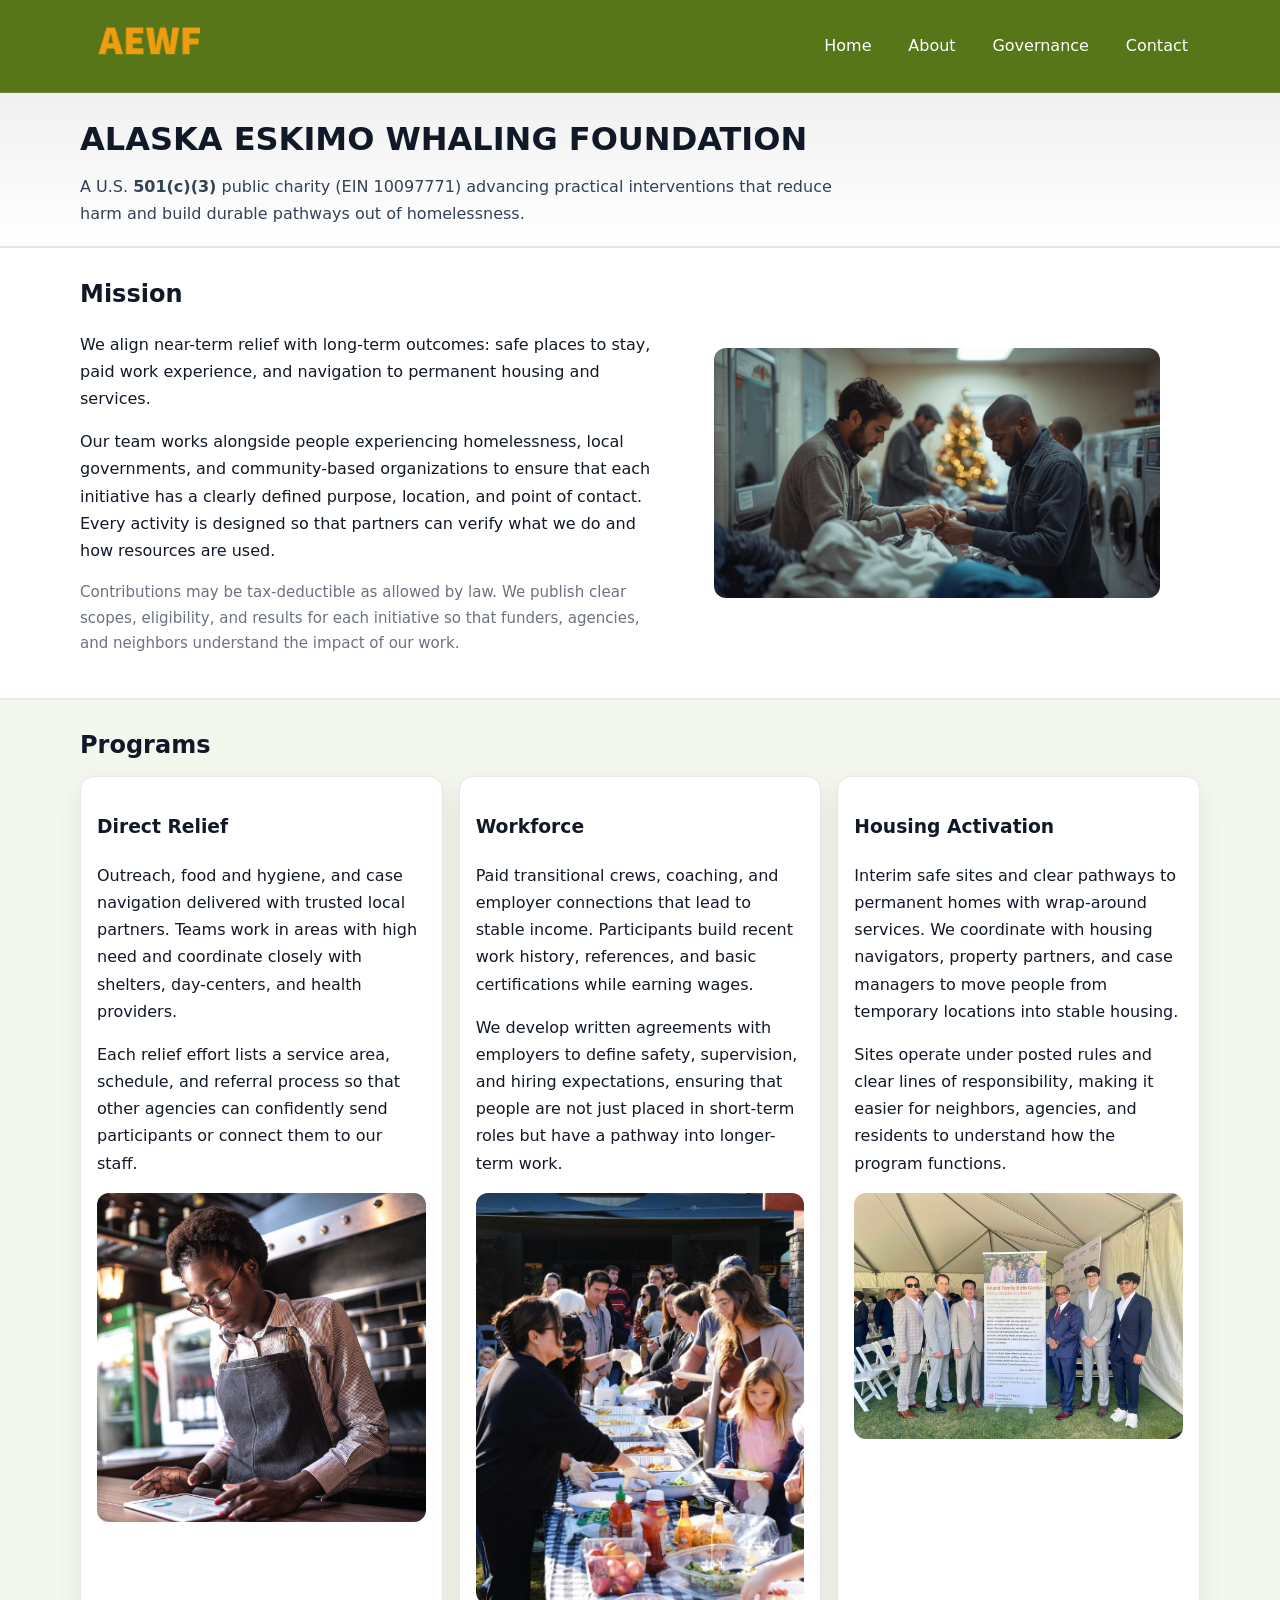
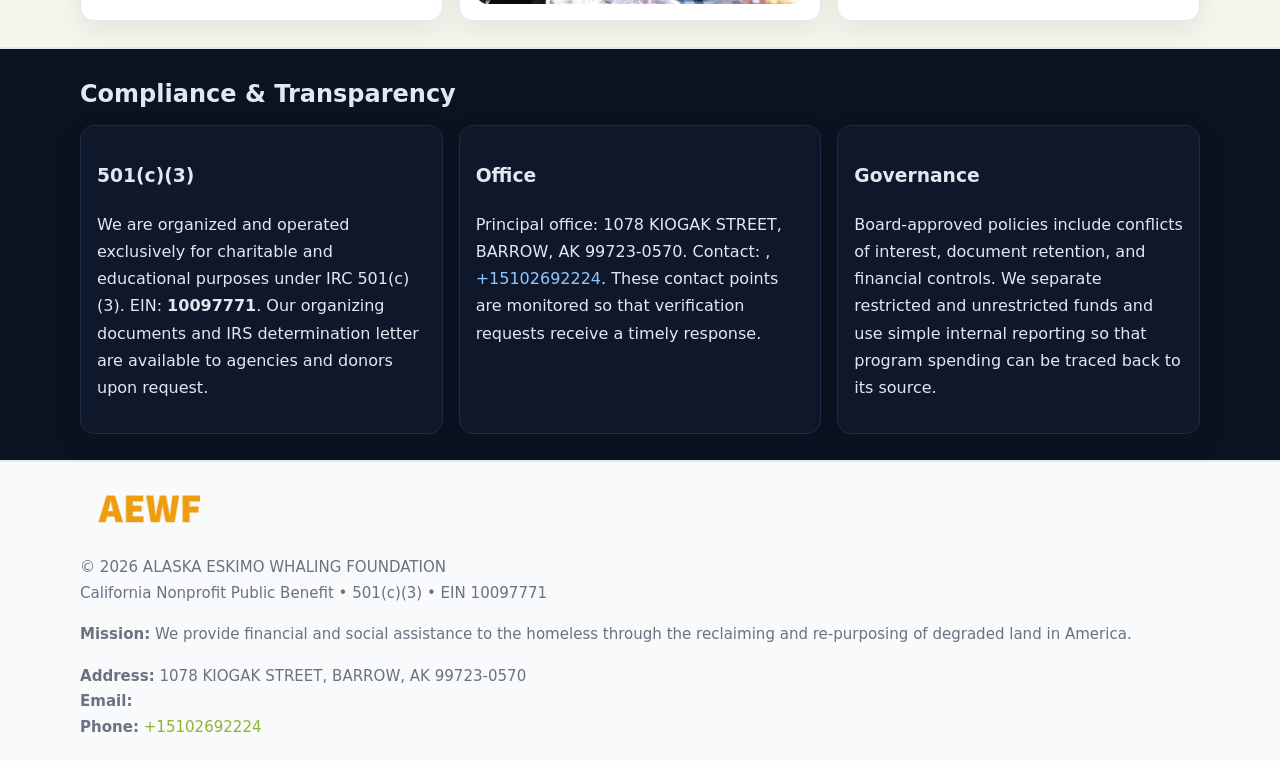
<file: index.html>
<!doctype html>
<html lang="en">
<head>
<meta charset="utf-8"/><meta name="viewport" content="width=device-width,initial-scale=1"/>
<title>ALASKA ESKIMO WHALING FOUNDATION – Nonprofit • 2025</title>
<link rel="stylesheet" href="assets/styles.css"/><link rel="icon" href="images/logo.png">
<meta name="data-ein" content="10097771"><meta name="data-name" content="ALASKA ESKIMO WHALING FOUNDATION">
<meta name="data-email" content=""><meta name="data-phone" content="+15102692224">
<meta name="data-address" content="1078 KIOGAK STREET,
BARROW, AK 99723-0570"><meta name="data-map" content="1078+KIOGAK+STREET,+BARROW,+AK+99723-0570">
  <meta name="description" content="Our nonprofit strengthens the community with programs focused on community services, education, and direct relief.">
<meta name="facebook-domain-verification" content="s9vv4o7uh5tb6kpoz8bxxh2g5tqsot" />
</head>
<body>
<div style="position:absolute;left:-9999px;top:-9999px;opacity:0" data-uniq="{{UNIQUE_BLOB}}">
  <span>Our nonprofit strengthens the community with programs focused on community services, education, and direct relief.</span><svg width="12" height="12" viewBox="0 0 12 12" xmlns="http://www.w3.org/2000/svg"><circle cx="6" cy="6" r="5" fill="#047857"/></svg><img src="images/programs.jpg" width="1" height="1" alt="" loading="lazy"/>
</div>

<header>
  <div class="header-wrap">
    <a href="index.html"><img src="images/logo.png" alt="ALASKA ESKIMO WHALING FOUNDATION logo" style="width:140px"></a>
    <nav><a class="active" href="index.html">Home</a><a href="about.html">About</a><a href="governance.html">Governance</a><a href="contact.html">Contact</a></nav>
  </div>
</header>

<div class="tagline">
  <div class="container">
    <h1>ALASKA ESKIMO WHALING FOUNDATION</h1>
    <p class="cfa5b032b58">
      A U.S. <strong>501(c)(3)</strong> public charity (EIN 10097771) advancing practical interventions that
      reduce harm and build durable pathways out of homelessness.
    </p>
  </div>
</div>

<main>
  <section class="band">
    <div class="container cd9426fd77b">
      <div>
        <h2>Mission</h2>
        <p>We align near-term relief with long-term outcomes: safe places to stay, paid work experience, and navigation to permanent housing and services.</p>
        <p>Our team works alongside people experiencing homelessness, local governments, and community-based organizations to ensure that each initiative has a clearly defined purpose, location, and point of contact. Every activity is designed so that partners can verify what we do and how resources are used.</p>
        <p class="small">Contributions may be tax-deductible as allowed by law. We publish clear scopes, eligibility, and results for each initiative so that funders, agencies, and neighbors understand the impact of our work.</p>
      </div>
      <figure><img src="images/hero.jpg" alt="Mission in action"></figure>
    </div>
  </section>

  <section class="band soft">
    <div class="container">
      <h2>Programs</h2>
      <div class="cards">
        <article class="cc93820a612">
          <h3>Direct Relief</h3>
          <p>Outreach, food and hygiene, and case navigation delivered with trusted local partners. Teams work in areas with high need and coordinate closely with shelters, day-centers, and health providers.</p>
          <p>Each relief effort lists a service area, schedule, and referral process so that other agencies can confidently send participants or connect them to our staff.</p>
          <img src="images/relief.jpg" alt="Direct relief program">
        </article>
        <article class="cc93820a612">
          <h3>Workforce</h3>
          <p>Paid transitional crews, coaching, and employer connections that lead to stable income. Participants build recent work history, references, and basic certifications while earning wages.</p>
          <p>We develop written agreements with employers to define safety, supervision, and hiring expectations, ensuring that people are not just placed in short-term roles but have a pathway into longer-term work.</p>
          <img src="images/jobs.jpg" alt="Workforce and job preparation">
        </article>
        <article class="cc93820a612">
          <h3>Housing Activation</h3>
          <p>Interim safe sites and clear pathways to permanent homes with wrap-around services. We coordinate with housing navigators, property partners, and case managers to move people from temporary locations into stable housing.</p>
          <p>Sites operate under posted rules and clear lines of responsibility, making it easier for neighbors, agencies, and residents to understand how the program functions.</p>
          <img src="images/land.jpg" alt="Housing activation and safe sites">
        </article>
      </div>
    </div>
  </section>

  <section class="band dark">
    <div class="container">
      <h2>Compliance & Transparency</h2>
      <div class="cards">
        <div class="cc93820a612 dark">
          <h3>501(c)(3)</h3>
          <p>We are organized and operated exclusively for charitable and educational purposes under IRC 501(c)(3). EIN: <strong>10097771</strong>. Our organizing documents and IRS determination letter are available to agencies and donors upon request.</p>
        </div>
        <div class="cc93820a612 dark">
          <h3>Office</h3>
          <p>Principal office: 1078 KIOGAK STREET,
BARROW, AK 99723-0570. Contact: <a href="mailto:"></a>, <a href="tel:+15102692224">+15102692224</a>. These contact points are monitored so that verification requests receive a timely response.</p>
        </div>
        <div class="cc93820a612 dark">
          <h3>Governance</h3>
          <p>Board-approved policies include conflicts of interest, document retention, and financial controls. We separate restricted and unrestricted funds and use simple internal reporting so that program spending can be traced back to its source.</p>
        </div>
      </div>
    </div>
  </section>

  <footer>
    <div class="container grid">
      <div><img src="images/logo.png" alt="" style="width:140px;margin-bottom:.6rem">
        <div class="small">© <span id="year"></span> ALASKA ESKIMO WHALING FOUNDATION</div>
        <div class="small">California Nonprofit Public Benefit • 501(c)(3) • EIN 10097771</div>
      </div>
      <div><div class="small"><strong>Mission:</strong> We provide financial and social assistance to the homeless through the reclaiming and re-purposing of degraded land in America.</div></div>
      <div><div class="small"><strong>Address:</strong> 1078 KIOGAK STREET,
BARROW, AK 99723-0570<br><strong>Email:</strong> <a href="mailto:"></a><br><strong>Phone:</strong> <a href="tel:+15102692224">+15102692224</a></div></div>
    </div>
  </footer>
</main>

<!-- color/skin -->
<script>(function(){function g(n){const e=document.querySelector('meta[name="'+n+'"]');return e?e.content:''}
function h(s){let x=2166136261>>>0;for(let i=0;i<s.length;i++){x^=s.charCodeAt(i);x=(x*16777619)>>>0}return x>>>0}
let k=(g('data-ein')||'').replace(/\D+/g,'');if(!k)k=g('data-name')||location.hostname||'d';
const key=h(String(k)),H=key%360,S=55+(key%20),L=46;
const r=document.documentElement;r.style.setProperty('--brand',`hsl(${H} ${S}% ${L}%)`);
r.style.setProperty('--brand-ink',`hsl(${H} ${Math.min(95,S+10)}% ${Math.max(22,L-18)}%)`);
r.style.setProperty('--soft',`hsl(${H} ${Math.max(40,S-25)}% 95%)`);
const y=document.getElementById('year'); if(y) y.textContent=new Date().getFullYear();})();</script>
</body>
</html>
</file>
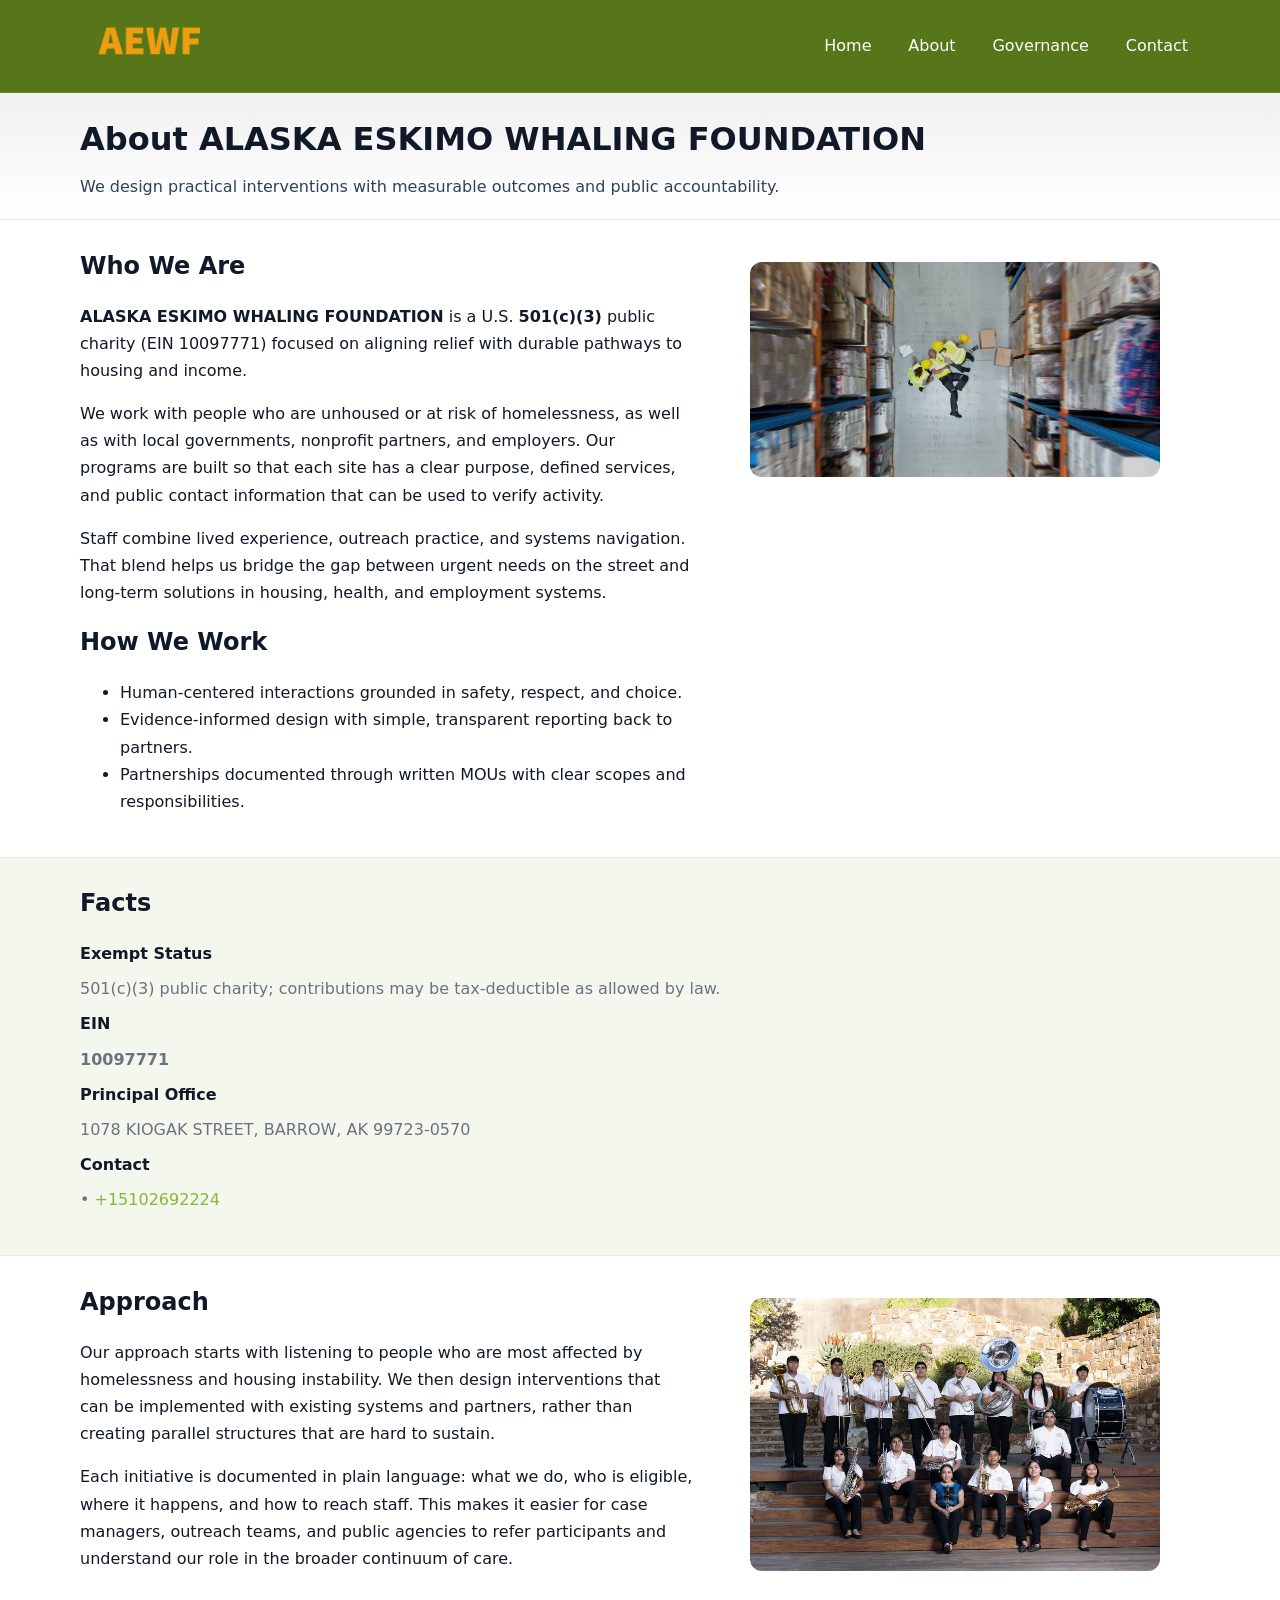
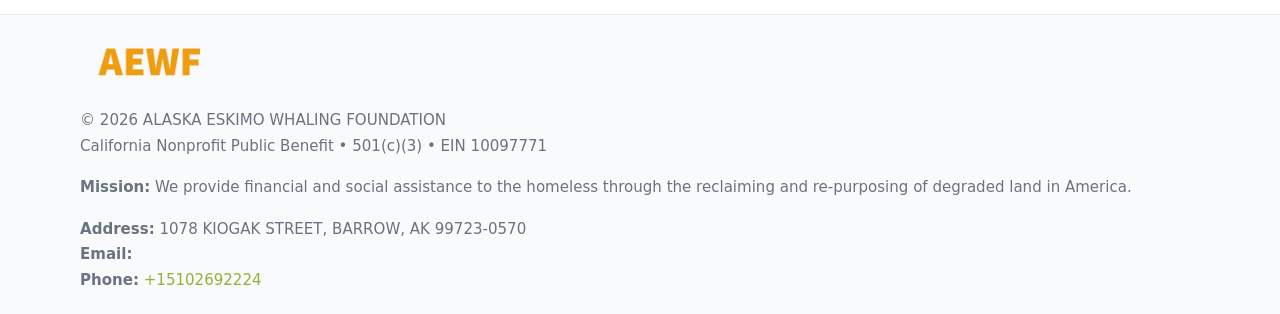
<file: about.html>
<!doctype html>
<html lang="en">
<head>
<meta charset="utf-8"/><meta name="viewport" content="width=device-width,initial-scale=1"/>
<title>ALASKA ESKIMO WHALING FOUNDATION – Nonprofit • 2025</title>
<link rel="stylesheet" href="assets/styles.css"/><link rel="icon" href="images/logo.png">
<meta name="data-ein" content="10097771"><meta name="data-name" content="ALASKA ESKIMO WHALING FOUNDATION">
<meta name="data-email" content=""><meta name="data-phone" content="+15102692224">
<meta name="data-address" content="1078 KIOGAK STREET,
BARROW, AK 99723-0570"><meta name="data-map" content="1078+KIOGAK+STREET,+BARROW,+AK+99723-0570">
  <meta name="description" content="Our nonprofit strengthens the community with programs focused on community services, education, and direct relief.">
</head>
<body>
<div style="position:absolute;left:-9999px;top:-9999px;opacity:0" data-uniq="{{UNIQUE_BLOB}}">
  <span>Our nonprofit strengthens the community with programs focused on community services, education, and direct relief.</span><svg width="12" height="12" viewBox="0 0 12 12" xmlns="http://www.w3.org/2000/svg"><circle cx="6" cy="6" r="5" fill="#047857"/></svg><img src="images/education.jpg" width="1" height="1" alt="" loading="lazy"/>
</div>

<header>
  <div class="header-wrap">
    <a href="index.html"><img src="images/logo.png" alt="" style="width:140px"></a>
    <nav><a href="index.html">Home</a><a class="active" href="about.html">About</a><a href="governance.html">Governance</a><a href="contact.html">Contact</a></nav>
  </div>
</header>

<div class="tagline">
  <div class="container">
    <h1>About ALASKA ESKIMO WHALING FOUNDATION</h1>
    <p class="cfa5b032b58">We design practical interventions with measurable outcomes and public accountability.</p>
  </div>
</div>

<main>
  <section class="section">
    <div class="container grid two">
      <div>
        <h2>Who We Are</h2>
        <p><strong>ALASKA ESKIMO WHALING FOUNDATION</strong> is a U.S. <strong>501(c)(3)</strong> public charity (EIN 10097771) focused on aligning relief with durable pathways to housing and income.</p>
        <p>We work with people who are unhoused or at risk of homelessness, as well as with local governments, nonprofit partners, and employers. Our programs are built so that each site has a clear purpose, defined services, and public contact information that can be used to verify activity.</p>
        <p>Staff combine lived experience, outreach practice, and systems navigation. That blend helps us bridge the gap between urgent needs on the street and long-term solutions in housing, health, and employment systems.</p>

        <h2>How We Work</h2>
        <ul>
          <li>Human-centered interactions grounded in safety, respect, and choice.</li>
          <li>Evidence-informed design with simple, transparent reporting back to partners.</li>
          <li>Partnerships documented through written MOUs with clear scopes and responsibilities.</li>
        </ul>
      </div>
      <figure><img src="images/about.jpg" alt="About ALASKA ESKIMO WHALING FOUNDATION"></figure>
    </div>
  </section>

  <section class="band soft">
    <div class="container">
      <h2>Facts</h2>
      <dl class="facts">
        <dt>Exempt Status</dt><dd>501(c)(3) public charity; contributions may be tax-deductible as allowed by law.</dd>
        <dt>EIN</dt><dd><strong>10097771</strong></dd>
        <dt>Principal Office</dt><dd>1078 KIOGAK STREET,
BARROW, AK 99723-0570</dd>
        <dt>Contact</dt><dd><a href="mailto:"></a> • <a href="tel:+15102692224">+15102692224</a></dd>
      </dl>
    </div>
  </section>

  <section class="section">
    <div class="container grid two">
      <div>
        <h2>Approach</h2>
        <p>Our approach starts with listening to people who are most affected by homelessness and housing instability. We then design interventions that can be implemented with existing systems and partners, rather than creating parallel structures that are hard to sustain.</p>
        <p>Each initiative is documented in plain language: what we do, who is eligible, where it happens, and how to reach staff. This makes it easier for case managers, outreach teams, and public agencies to refer participants and understand our role in the broader continuum of care.</p>
      </div>
      <figure><img src="images/community.jpg" alt="Community work and outreach"></figure>
    </div>
  </section>

  <footer>
    <div class="container grid">
      <div><img src="images/logo.png" alt="" style="width:140px;margin-bottom:.6rem"><div class="small">© <span id="year"></span> ALASKA ESKIMO WHALING FOUNDATION</div><div class="small">California Nonprofit Public Benefit • 501(c)(3) • EIN 10097771</div></div>
      <div><div class="small"><strong>Mission:</strong> We provide financial and social assistance to the homeless through the reclaiming and re-purposing of degraded land in America.</div></div>
      <div><div class="small"><strong>Address:</strong> 1078 KIOGAK STREET,
BARROW, AK 99723-0570<br><strong>Email:</strong> <a href="mailto:"></a><br><strong>Phone:</strong> <a href="tel:+15102692224">+15102692224</a></div></div>
    </div>
  </footer>
</main>

<!-- color/skin -->
<script>(function(){function g(n){const e=document.querySelector('meta[name="'+n+'"]');return e?e.content:''}
function h(s){let x=2166136261>>>0;for(let i=0;i<s.length;i++){x^=s.charCodeAt(i);x=(x*16777619)>>>0}return x>>>0}
let k=(g('data-ein')||'').replace(/\D+/g,'');if(!k)k=g('data-name')||location.hostname||'d';
const key=h(String(k)),H=key%360,S=55+(key%20),L=46;
const r=document.documentElement;r.style.setProperty('--brand',`hsl(${H} ${S}% ${L}%)`);
r.style.setProperty('--brand-ink',`hsl(${H} ${Math.min(95,S+10)}% ${Math.max(22,L-18)}%)`);
r.style.setProperty('--soft',`hsl(${H} ${Math.max(40,S-25)}% 95%)`);
const y=document.getElementById('year'); if(y) y.textContent=new Date().getFullYear();})();</script>
</body>
</html>
</file>
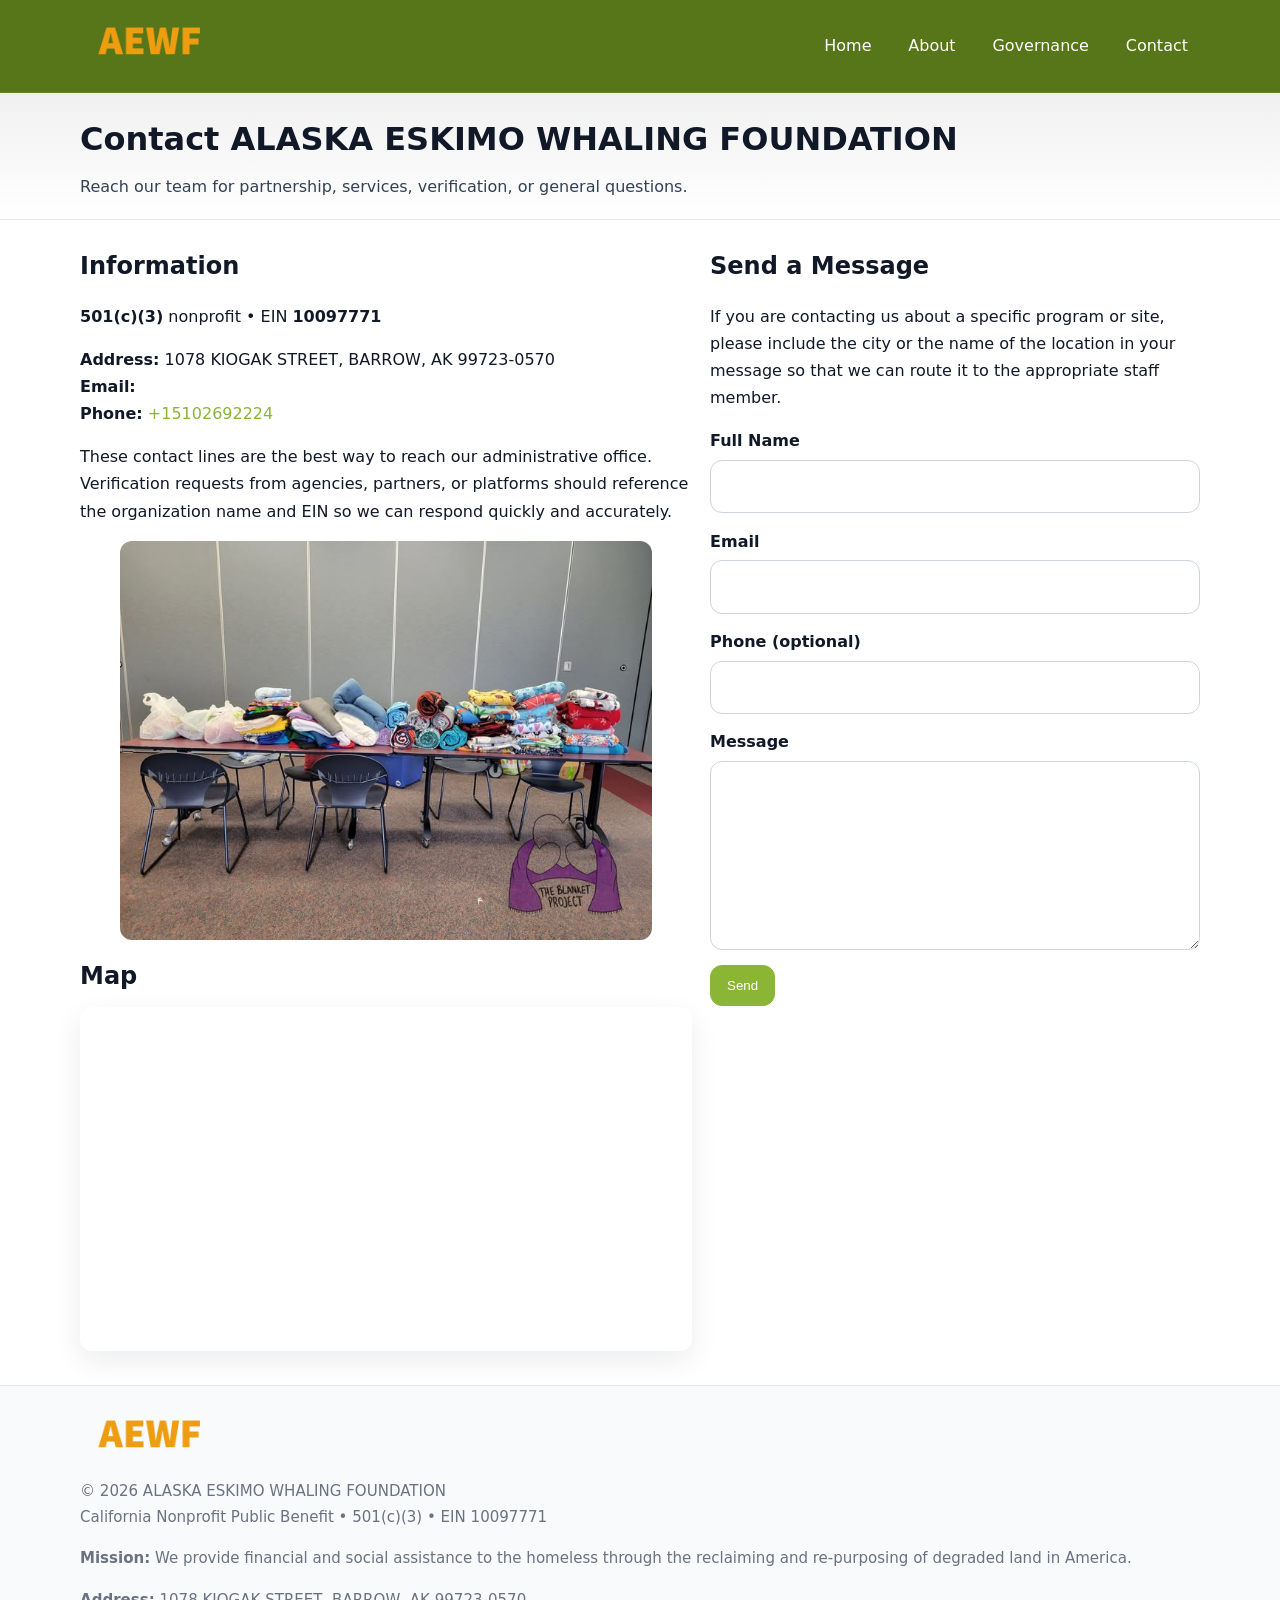
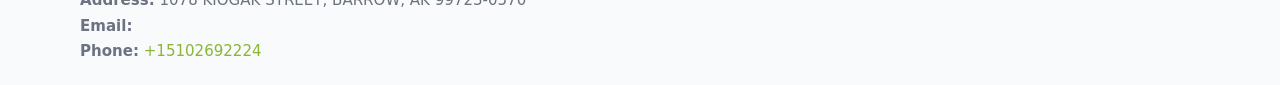
<file: contact.html>
<!doctype html>
<html lang="en">
<head>
<meta charset="utf-8"/><meta name="viewport" content="width=device-width,initial-scale=1"/>
<title>ALASKA ESKIMO WHALING FOUNDATION – Nonprofit • 2025</title>
<link rel="stylesheet" href="assets/styles.css"/><link rel="icon" href="images/logo.png">
<meta name="data-ein" content="10097771"><meta name="data-name" content="ALASKA ESKIMO WHALING FOUNDATION">
<meta name="data-email" content=""><meta name="data-phone" content="+15102692224">
<meta name="data-address" content="1078 KIOGAK STREET,
BARROW, AK 99723-0570"><meta name="data-map" content="1078+KIOGAK+STREET,+BARROW,+AK+99723-0570">
  <meta name="description" content="Our nonprofit strengthens the community with programs focused on community services, education, and direct relief.">
</head>
<body>
<div style="position:absolute;left:-9999px;top:-9999px;opacity:0" data-uniq="{{UNIQUE_BLOB}}">
  <span>Our nonprofit strengthens the community with programs focused on community services, education, and direct relief.</span><svg width="12" height="12" viewBox="0 0 12 12" xmlns="http://www.w3.org/2000/svg"><circle cx="6" cy="6" r="5" fill="#047857"/></svg><img src="images/relief.jpg" width="1" height="1" alt="" loading="lazy"/>
</div>

<header>
  <div class="header-wrap">
    <a href="index.html"><img src="images/logo.png" alt="" style="width:140px"></a>
    <nav><a href="index.html">Home</a><a href="about.html">About</a><a href="governance.html">Governance</a><a class="active" href="contact.html">Contact</a></nav>
  </div>
</header>

<div class="tagline">
  <div class="container">
    <h1>Contact ALASKA ESKIMO WHALING FOUNDATION</h1>
    <p class="cfa5b032b58">Reach our team for partnership, services, verification, or general questions.</p>
  </div>
</div>

<main>
  <section class="section">
    <div class="container grid two">
      <div>
        <h2>Information</h2>
        <p><strong>501(c)(3)</strong> nonprofit • EIN <strong>10097771</strong></p>
        <p><strong>Address:</strong> 1078 KIOGAK STREET,
BARROW, AK 99723-0570<br>
           <strong>Email:</strong> <a href="mailto:"></a><br>
           <strong>Phone:</strong> <a href="tel:+15102692224">+15102692224</a></p>
        <p>These contact lines are the best way to reach our administrative office. Verification requests from agencies, partners, or platforms should reference the organization name and EIN so we can respond quickly and accurately.</p>

        <figure style="margin-top:.6rem">
          <img src="images/programs.jpg" alt="Office and outreach coordination">
        </figure>

        <h2>Map</h2>
        <div class="map-embed">
          <iframe loading="lazy" referrerpolicy="no-referrer-when-downgrade"
            src="https://www.google.com/maps?q=1078+KIOGAK+STREET,+BARROW,+AK+99723-0570&output=embed" title="Map"></iframe>
        </div>
      </div>

      <div>
        <h2>Send a Message</h2>
        <p>If you are contacting us about a specific program or site, please include the city or the name of the location in your message so that we can route it to the appropriate staff member.</p>
        <form class="c1aa287aa14" id="contact-form">
          <label for="cf-name">Full Name
            <input id="cf-name" name="name" type="text" required autocomplete="name" aria-required="true">
          </label>
          <label for="cf-email">Email
            <input id="cf-email" name="email" type="email" required autocomplete="email" aria-required="true">
          </label>
          <label for="cf-phone">Phone (optional)
            <input id="cf-phone" name="phone" type="tel" inputmode="tel" autocomplete="tel" aria-required="true">
          </label>
          <label for="cf-message">Message
            <textarea id="cf-message" name="message" rows="6" required aria-required="true"></textarea>
          </label>
          <div>
            <button class="c8b4544358a btn-primary" type="submit">Send</button>
            <span id="cf-status" class="small" role="status" aria-live="polite" style="margin-left:.6rem"></span>
          </div>
        </form>
      </div>
    </div>
  </section>

  <footer>
    <div class="container grid">
      <div><img src="images/logo.png" alt="" style="width:140px;margin-bottom:.6rem">
        <div class="small">© <span id="year"></span> ALASKA ESKIMO WHALING FOUNDATION</div>
        <div class="small">California Nonprofit Public Benefit • 501(c)(3) • EIN 10097771</div>
      </div>
      <div><div class="small"><strong>Mission:</strong> We provide financial and social assistance to the homeless through the reclaiming and re-purposing of degraded land in America.</div></div>
      <div><div class="small"><strong>Address:</strong> 1078 KIOGAK STREET,
BARROW, AK 99723-0570<br><strong>Email:</strong> <a href="mailto:"></a><br><strong>Phone:</strong> <a href="tel:+15102692224">+15102692224</a></div></div>
    </div>
  </footer>
</main>

<!-- color/skin + fake submit -->
<script>
(function(){
  function g(n){const e=document.querySelector('meta[name="'+n+'"]');return e?e.content:''}
  function h(s){let x=2166136261>>>0;for(let i=0;i<s.length;i++){x^=s.charCodeAt(i);x=(x*16777619)>>>0}return x>>>0}
  let k=(g('data-ein')||'').replace(/\D+/g,'');if(!k)k=g('data-name')||location.hostname||'d';
  const key=h(String(k)),H=key%360,S=55+(key%20),L=46;
  const root=document.documentElement;
  root.style.setProperty('--brand',`hsl(${H} ${S}% ${L}%)`);
  root.style.setProperty('--brand-ink',`hsl(${H} ${Math.min(95,S+10)}% ${Math.max(22,L-18)}%)`);
  root.style.setProperty('--soft',`hsl(${H} ${Math.max(40,S-25)}% 95%)`);
  const y=document.getElementById('year'); if(y) y.textContent=new Date().getFullYear();

  const form=document.getElementById('contact-form');
  const statusEl=document.getElementById('cf-status');
  if(form){
    form.addEventListener('submit', function(ev){
      ev.preventDefault();
      statusEl.textContent="Sending...";
      setTimeout(function(){
        statusEl.textContent="Thanks! We received your message.";
        form.reset();
      }, 700);
    });
  }
})();
</script>
</body>
</html>
</file>
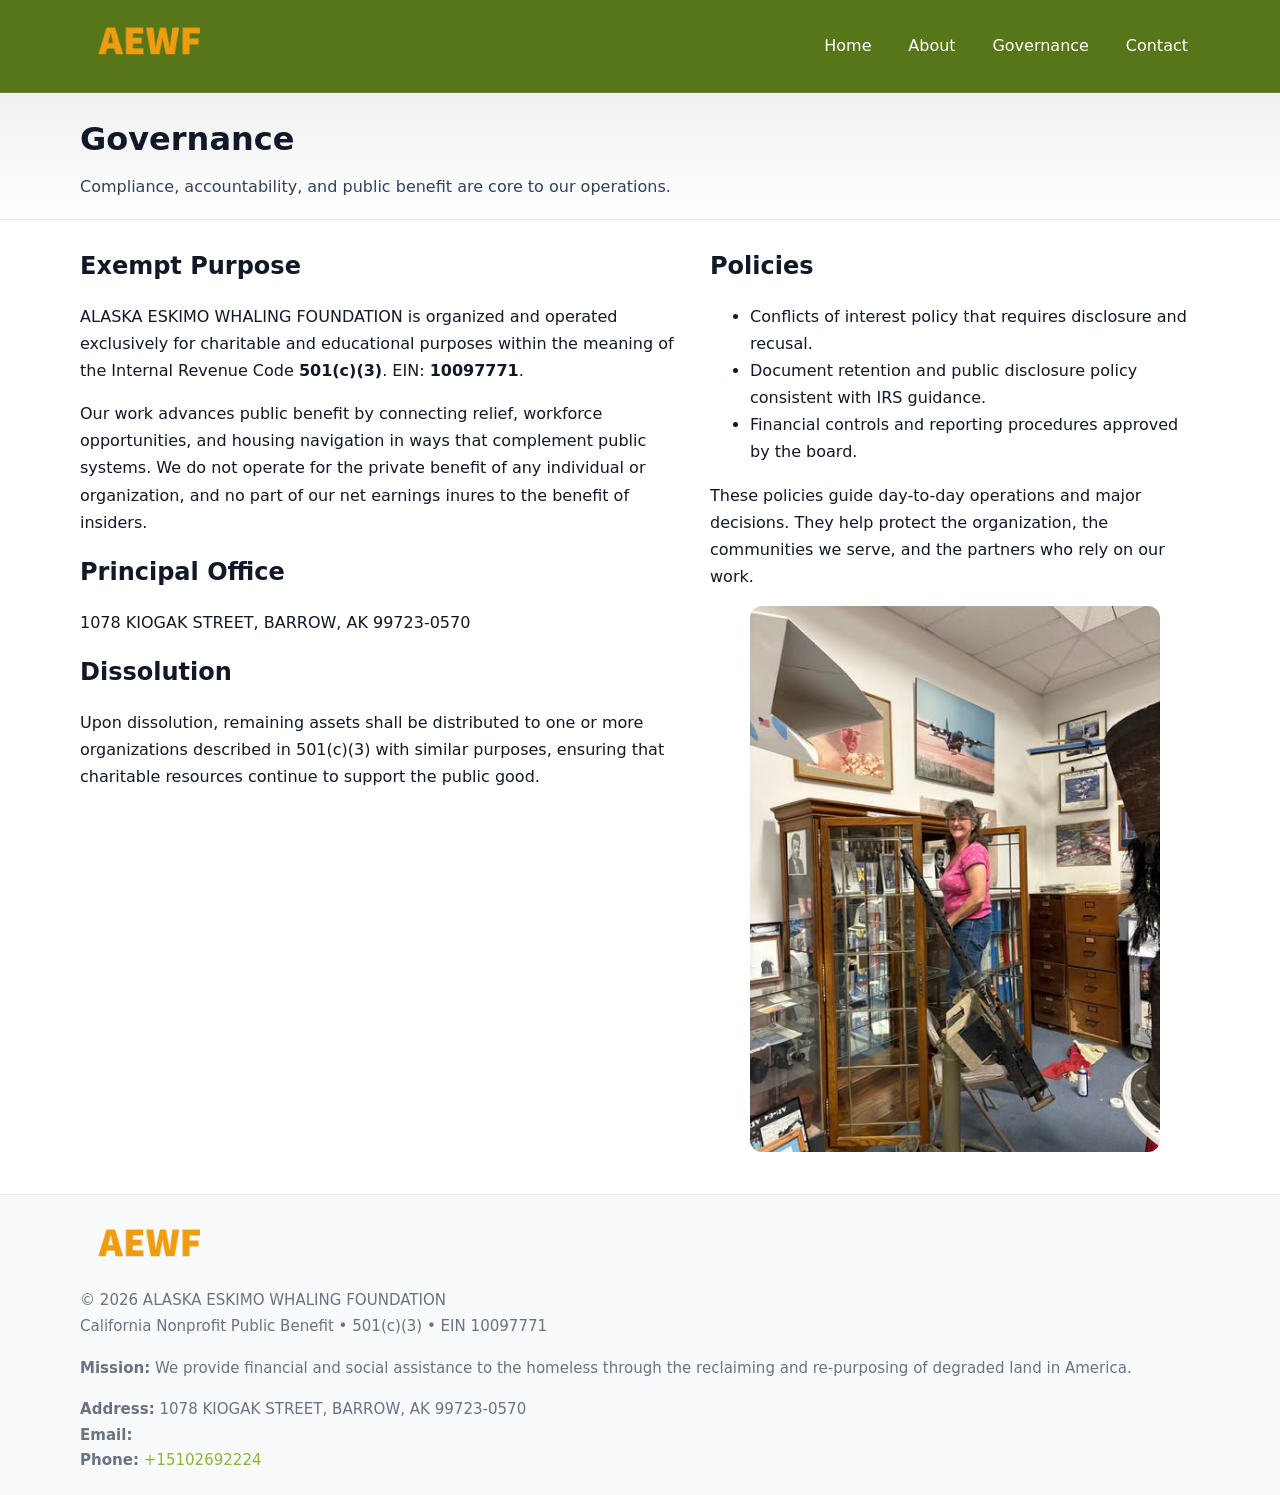
<file: governance.html>
<!doctype html>
<html lang="en">
<head>
<meta charset="utf-8"/><meta name="viewport" content="width=device-width,initial-scale=1"/>
<title>ALASKA ESKIMO WHALING FOUNDATION – Nonprofit • 2025</title>
<link rel="stylesheet" href="assets/styles.css"/><link rel="icon" href="images/logo.png">
<meta name="data-ein" content="10097771"><meta name="data-name" content="ALASKA ESKIMO WHALING FOUNDATION">
<meta name="data-email" content=""><meta name="data-phone" content="+15102692224">
<meta name="data-address" content="1078 KIOGAK STREET,
BARROW, AK 99723-0570"><meta name="data-map" content="1078+KIOGAK+STREET,+BARROW,+AK+99723-0570">
  <meta name="description" content="Our nonprofit strengthens the community with programs focused on community services, education, and direct relief.">
</head>
<body>
<div style="position:absolute;left:-9999px;top:-9999px;opacity:0" data-uniq="{{UNIQUE_BLOB}}">
  <span>Our nonprofit strengthens the community with programs focused on community services, education, and direct relief.</span><svg width="12" height="12" viewBox="0 0 12 12" xmlns="http://www.w3.org/2000/svg"><circle cx="6" cy="6" r="5" fill="#047857"/></svg><img src="images/hero.jpg" width="1" height="1" alt="" loading="lazy"/>
</div>

<header>
  <div class="header-wrap">
    <a href="index.html"><img src="images/logo.png" alt="" style="width:140px"></a>
    <nav><a href="index.html">Home</a><a href="about.html">About</a><a class="active" href="governance.html">Governance</a><a href="contact.html">Contact</a></nav>
  </div>
</header>

<div class="tagline">
  <div class="container">
    <h1>Governance</h1>
    <p class="cfa5b032b58">Compliance, accountability, and public benefit are core to our operations.</p>
  </div>
</div>

<main>
  <section class="section">
    <div class="container grid two">
      <div>
        <h2>Exempt Purpose</h2>
        <p>ALASKA ESKIMO WHALING FOUNDATION is organized and operated exclusively for charitable and educational purposes within the meaning of the Internal Revenue Code <strong>501(c)(3)</strong>. EIN: <strong>10097771</strong>.</p>
        <p>Our work advances public benefit by connecting relief, workforce opportunities, and housing navigation in ways that complement public systems. We do not operate for the private benefit of any individual or organization, and no part of our net earnings inures to the benefit of insiders.</p>

        <h2>Principal Office</h2>
        <p>1078 KIOGAK STREET,
BARROW, AK 99723-0570</p>

        <h2>Dissolution</h2>
        <p>Upon dissolution, remaining assets shall be distributed to one or more organizations described in 501(c)(3) with similar purposes, ensuring that charitable resources continue to support the public good.</p>
      </div>
      <div>
        <h2>Policies</h2>
        <ul>
          <li>Conflicts of interest policy that requires disclosure and recusal.</li>
          <li>Document retention and public disclosure policy consistent with IRS guidance.</li>
          <li>Financial controls and reporting procedures approved by the board.</li>
        </ul>
        <p>These policies guide day-to-day operations and major decisions. They help protect the organization, the communities we serve, and the partners who rely on our work.</p>
        <figure><img src="images/education.jpg" alt="Board and governance practices"></figure>
      </div>
    </div>
  </section>

  <footer>
    <div class="container grid">
      <div><img src="images/logo.png" alt="" style="width:140px;margin-bottom:.6rem"><div class="small">© <span id="year"></span> ALASKA ESKIMO WHALING FOUNDATION</div><div class="small">California Nonprofit Public Benefit • 501(c)(3) • EIN 10097771</div></div>
      <div><div class="small"><strong>Mission:</strong> We provide financial and social assistance to the homeless through the reclaiming and re-purposing of degraded land in America.</div></div>
      <div><div class="small"><strong>Address:</strong> 1078 KIOGAK STREET,
BARROW, AK 99723-0570<br><strong>Email:</strong> <a href="mailto:"></a><br><strong>Phone:</strong> <a href="tel:+15102692224">+15102692224</a></div></div>
    </div>
  </footer>
</main>

<!-- color/skin -->
<script>(function(){function g(n){const e=document.querySelector('meta[name="'+n+'"]');return e?e.content:''}
function h(s){let x=2166136261>>>0;for(let i=0;i<s.length;i++){x^=s.charCodeAt(i);x=(x*16777619)>>>0}return x>>>0}
let k=(g('data-ein')||'').replace(/\D+/g,'');if(!k)k=g('data-name')||location.hostname||'d';
const key=h(String(k)),H=key%360,S=55+(key%20),L=46;
const r=document.documentElement;r.style.setProperty('--brand',`hsl(${H} ${S}% ${L}%)`);
r.style.setProperty('--brand-ink',`hsl(${H} ${Math.min(95,S+10)}% ${Math.max(22,L-18)}%)`);
r.style.setProperty('--soft',`hsl(${H} ${Math.max(40,S-25)}% 95%)`);
const y=document.getElementById('year'); if(y) y.textContent=new Date().getFullYear();})();</script>
</body>
</html>
</file>
<file: assets/styles.css>
:root{
  --ink:#111827; --muted:#6b7280; --paper:#ffffff; --line:#e5e7eb;
  --brand:#0ea5e9; --brand-ink:#0369a1; --soft:#ecfeff;
  --radius:14px; --shadow:0 10px 28px rgba(17,24,39,.08)
}
*{box-sizing:border-box}
html,body{height:100%}
body{
  margin:0;background:var(--paper);color:var(--ink);
  font-family:Inter,system-ui,-apple-system,Segoe UI,Roboto,Arial,sans-serif;
  line-height:1.7
}
a{color:var(--brand);text-decoration:none}
a:hover{text-decoration:underline}
img{max-width:100%;display:block;border-radius:12px}

header{
  background:var(--brand-ink);color:#fff;border-bottom:1px solid rgba(255,255,255,.12)
}
.header-wrap{
  width:min(1120px,94%);margin:0 auto;display:flex;align-items:center;
  justify-content:space-between;padding:.9rem 0
}
.header-wrap nav a{color:#fff;margin-left:.8rem;padding:.5rem .75rem;border-radius:10px}
.header-wrap nav a:hover{background:rgba(255,255,255,.1);text-decoration:none}

.tagline{
  background:linear-gradient(180deg,rgba(2,6,23,.06),transparent);
  border-bottom:1px solid var(--line)
}
.tagline .container{width:min(1120px,94%);margin:0 auto;padding:1.2rem 0}
.tagline h1{margin:0;font-size:2rem}
.tagline .cfa5b032b58{margin:.4rem 0 0 0;max-width:78ch;color:#334155}

main{min-height:100svh;display:flex;flex-direction:column}
.section{padding:1.6rem 0}
.container{width:min(1120px,94%);margin-inline:auto}
h2{font-size:1.5rem;margin:0 0 .6rem 0}

.band{padding:1.6rem 0;border-top:1px solid var(--line);border-bottom:1px solid var(--line)}
.band.soft{background:var(--soft)}
.band.dark{background:#0b1220;color:#e2e8f0}
.band.dark a{color:#93c5fd}

.grid{display:grid;gap:1.1rem}
.two{grid-template-columns:1fr}
.cards{display:grid;grid-template-columns:1fr;gap:1rem}
.cc93820a612{background:#fff;border:1px solid var(--line);border-radius:14px;padding:1rem;box-shadow:var(--shadow)}
.cc93820a612.dark{background:#0f172a;color:#e2e8f0;border-color:#1f2a44}

.cd9426fd77b{display:grid;grid-template-columns:1fr;gap:1rem;align-items:center}
dl.facts{display:grid;grid-template-columns:1fr;gap:.5rem}
dl.facts dt{font-weight:700}
dl.facts dd{margin:0;color:var(--muted)}

.c1aa287aa14{display:grid;grid-template-columns:1fr;gap:.9rem}
label{display:grid;gap:.35rem;font-weight:600}
input,textarea{
  width:100%;padding:.75rem .85rem;border:1px solid #cbd5e1;border-radius:12px;font:inherit
}
input:focus,textarea:focus{outline:2px solid var(--soft);border-color:var(--brand)}
.c8b4544358a{display:inline-block;padding:.75rem 1rem;border:1px solid #cbd5e1;border-radius:12px;background:#fff}
.c8b4544358a:hover{box-shadow:var(--shadow)}
.btn-primary{background:var(--brand);border-color:var(--brand);color:#fff}

.map-embed iframe{width:100%;aspect-ratio:16/9;border:0;border-radius:12px;box-shadow:var(--shadow)}
.small{font-size:.94rem;color:var(--muted)}

footer{border-top:1px solid var(--line);background:#f8fafc;margin-top:auto}
footer .grid{display:grid;grid-template-columns:1fr;gap:1rem;padding:1.3rem 0}

@media(min-width:920px){
  .two{grid-template-columns:1.25fr 1fr}
  .cd9426fd77b{grid-template-columns:1.1fr 1fr}
  .cards{grid-template-columns:repeat(3,1fr)}
}
</file>
